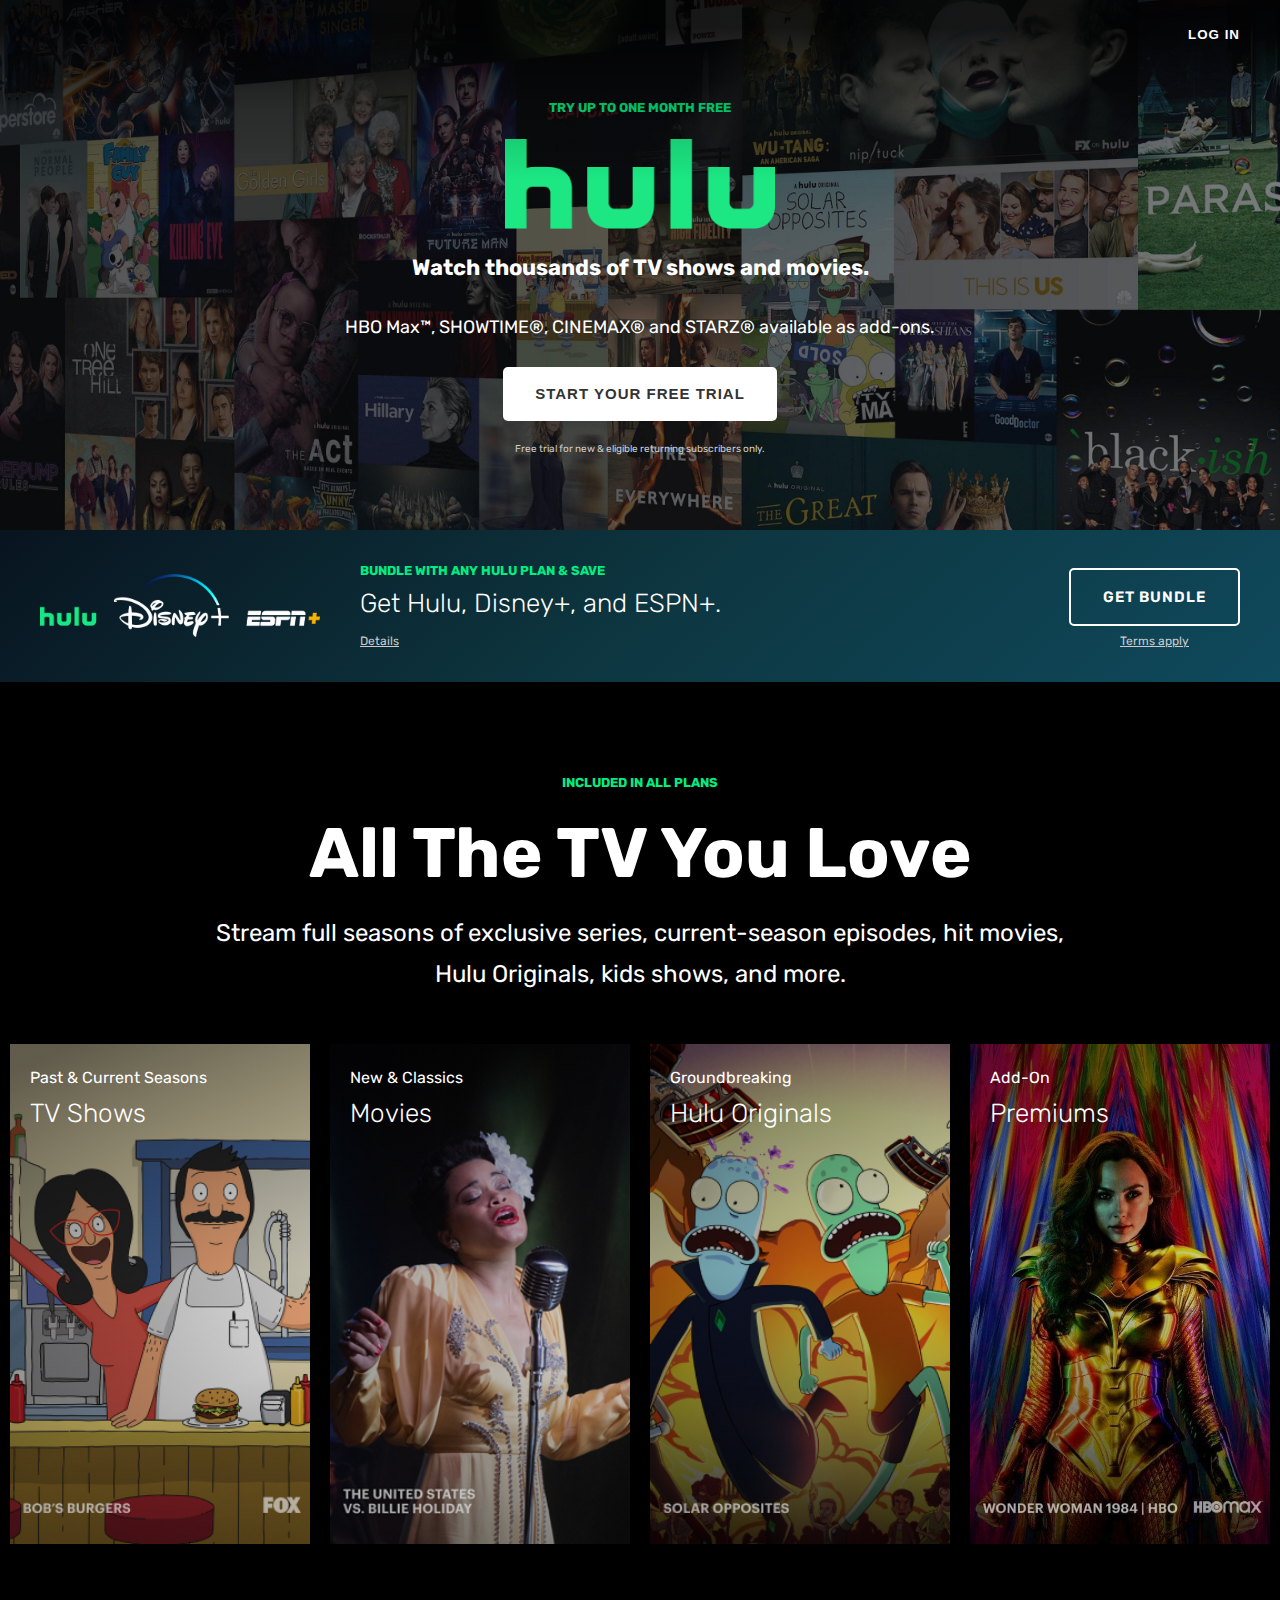
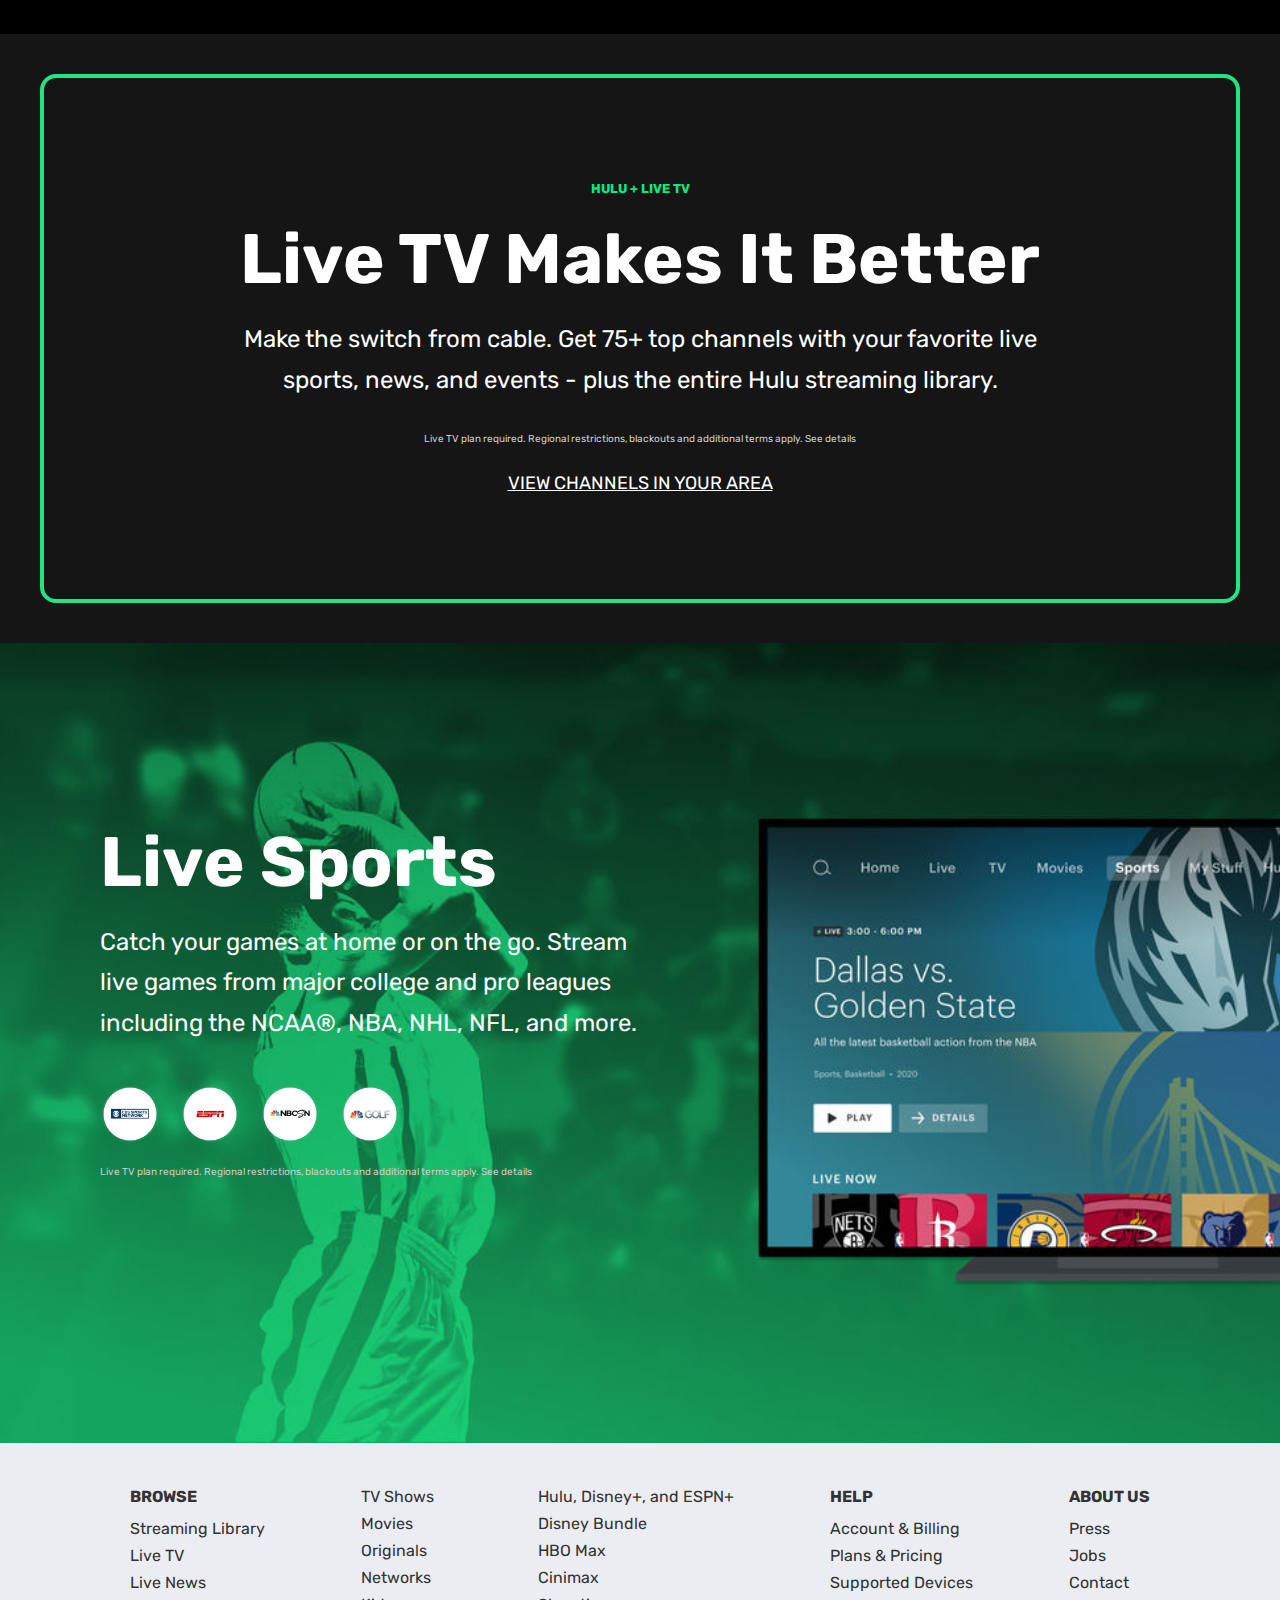
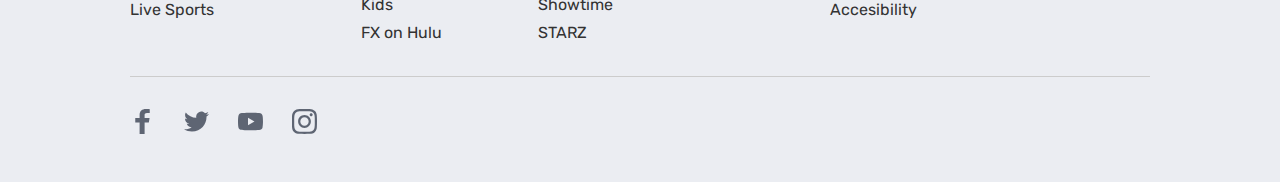
<file: index.html>
<!DOCTYPE html>
<html lang="en">
  <head>
    <meta charset="UTF-8" />
    <meta http-equiv="X-UA-Compatible" content="IE=edge" />
    <meta name="viewport" content="width=device-width, initial-scale=1.0" />
    <link rel="stylesheet" href="css/style.css" />
    <title>Stream TV and Movies Live and Online | Hulu</title>
  </head>
  <body>
    <header class="header">
      <nav>
        <ul>
          <li>
            <button class="login-btn">Log In</button>
          </li>
        </ul>
      </nav>

      <div class="header-content">
        <h4>Try up to one month free</h4>
        <img src="img/logo.png" alt="Hulu" class="logo" />
        <div class="header-text-1">Watch thousands of TV shows and movies.</div>
        <div class="header-text-2">
          HBO Max™, SHOWTIME®, CINEMAX® and STARZ® available as add-ons.
        </div>
        <button class="btn btn-cta">Start Your Free Trial</button>
        <div class="legal-text">
          Free trial for new & eligible returning subscribers only.
        </div>
      </div>
    </header>

    <section class="sub-header">
      <img src="img/logos.png" alt="" />
      <div>
        <h4>Bundle with any Hulu plan & save</h4>
        <h3>Get Hulu, Disney+, and ESPN+.</h3>
        <a href="#" class="sub-link">Details</a>
      </div>
      <div>
        <a href="#" class="btn btn-outline">Get Bundle</a>
        <a href="#" class="sub-link">Terms apply</a>
      </div>
    </section>

    <section class="categories">
      <h4>Included in all plans</h4>
      <div class="text-xl">All The TV You Love</div>
      <div class="sub-text">
        Stream full seasons of exclusive series, current-season episodes, hit
        movies, Hulu Originals, kids shows, and more.
      </div>

      <div class="covers">
        <div class="cover-1">
          <div class="cover-grad"></div>
          <div class="cover-text">
            <div class="sub-title">Past & Current Seasons</div>
            <h3>TV Shows</h3>
          </div>
        </div>
        <div class="cover-2">
          <div class="cover-grad"></div>
          <div class="cover-text">
            <div class="sub-title">New & Classics</div>
            <h3>Movies</h3>
          </div>
        </div>
        <div class="cover-3">
          <div class="cover-grad"></div>
          <div class="cover-text">
            <div class="sub-title">Groundbreaking</div>
            <h3>Hulu Originals</h3>
          </div>
        </div>
        <div class="cover-4">
          <div class="cover-grad"></div>
          <div class="cover-text">
            <div class="sub-title">Add-On</div>
            <h3>Premiums</h3>
          </div>
        </div>
      </div>
    </section>

    <section class="live">
      <div class="live-border">
        <h4>Hulu + Live TV</h4>
        <div class="text-xl">Live TV Makes It Better</div>
        <div class="sub-text">
          Make the switch from cable. Get 75+ top channels with your favorite
          live sports, news, and events - plus the entire Hulu streaming
          library.
        </div>
        <div class="legal-text">
          Live TV plan required. Regional restrictions, blackouts and additional
          terms apply. See details
        </div>
        <a href="#">View Channels in Your Area</a>
      </div>
    </section>

    <section class="live-sports">
      <div class="live-sports-content">
        <div class="text-xl">Live Sports</div>
        <div class="sub-text">
          Catch your games at home or on the go. Stream live games from major
          college and pro leagues including the NCAA®, NBA, NHL, NFL, and more.
        </div>

        <div class="live-sports-logos">
          <div>
            <img src="img/live-sports-logo-1.png" alt="" />
          </div>
          <div>
            <img src="img/live-sports-logo-2.png" alt="" />
          </div>
          <div>
            <img src="img/live-sports-logo-3.svg" alt="" />
          </div>
          <div>
            <img src="img/live-sports-logo-4.png" alt="" />
          </div>
        </div>

        <div class="legal-text">
          Live TV plan required. Regional restrictions, blackouts and additional
          terms apply. See details
        </div>
      </div>
    </section>

    <footer class="footer">
      <div class="footer-container">
        <div class="footer-lists">
          <ul>
            <li class="list-head">BROWSE</li>
            <li><a href="#">Streaming Library</a></li>
            <li><a href="#">Live TV</a></li>
            <li><a href="#">Live News</a></li>
            <li><a href="#">Live Sports</a></li>
          </ul>
          <ul>
            <li><a href="#">TV Shows</a></li>
            <li><a href="#">Movies</a></li>
            <li><a href="#">Originals</a></li>
            <li><a href="#">Networks</a></li>
            <li><a href="#">Kids</a></li>
            <li><a href="#">FX on Hulu</a></li>
          </ul>
          <ul>
            <li><a href="#">Hulu, Disney+, and ESPN+</a></li>
            <li><a href="#">Disney Bundle</a></li>
            <li><a href="#">HBO Max</a></li>
            <li><a href="#">Cinimax</a></li>
            <li><a href="#">Showtime</a></li>
            <li><a href="#">STARZ</a></li>
          </ul>
          <ul>
            <li class="list-head">HELP</li>
            <li><a href="#">Account & Billing</a></li>
            <li><a href="#">Plans & Pricing</a></li>
            <li><a href="#">Supported Devices</a></li>
            <li><a href="#">Accesibility</a></li>
          </ul>
          <ul>
            <li class="list-head">ABOUT US</li>
            <li><a href="#">Press</a></li>
            <li><a href="#">Jobs</a></li>
            <li><a href="#">Contact</a></li>
          </ul>
        </div>
        <div class="divider"></div>

        <div class="social-icons">
          <a href="#"><img src="img/facebook.svg" alt="" /></a>
          <a href="#"><img src="img/twitter.svg" alt="" /></a>
          <a href="#"><img src="img/youtube.svg" alt="" /></a>
          <a href="#"><img src="img/instagram.svg" alt="" /></a>
        </div>
      </div>
    </footer>

    <div class="modal">
      <div class="modal-box">
        <div class="modal-body">
          <h3>Log In</h3>
          <form>
            <div class="form-control">
              <label for="email">Email</label>
              <input type="email" id="email" />
            </div>
            <div class="form-control">
              <label for="password">Password</label>
              <input type="password" id="password" />
            </div>
            <p><a href="#">Forgot your email or password</a></p>
            <button class="btn btn-dark">Log In</button>
          </form>
        </div>
        <div class="modal-footer">
          <p>Don't have an account? <a href="#">Start your free trial</a></p>
        </div>
        <img class="close" src="img/close.svg" alt="close" />
      </div>
    </div>

    <script src="js/main.js"></script>
  </body>
</html>
</file>
<file: css/style.css>
@import url('https://fonts.googleapis.com/css2?family=Rubik:wght@300;400;600;700&display=swap');

* {
  box-sizing: border-box;
  margin: 0;
  padding: 0;
}

html,
body {
  font-family: 'Rubik', sans-serif;
  background: #000;
  color: #fff;
  line-height: 1.7;
  overflow-x: hidden;
}

a {
  color: #fff;
  text-decoration: none;
}

a:hover {
  color: #ccc;
}

ul {
  list-style-type: none;
}

img {
  width: 100%;
}

h3 {
  font-size: 26px;
  font-weight: 300;
}

h4 {
  color: #00ed82;
  font-size: 13px;
  text-transform: uppercase;
}

.btn {
  display: inline-block;
  background: #fff;
  color: #333;
  min-width: 135px;
  padding: 20px 32px;
  font-size: 15px;
  font-weight: 600;
  line-height: 14px;
  border: none;
  border-radius: 5px;
  letter-spacing: 1px;
  cursor: pointer;
  text-transform: uppercase;
}

.btn-cta:hover {
  opacity: 0.8;
}

.btn-outline {
  background: none;
  color: #fff;
  border: 2px solid #fff;
}

.btn-outline:hover {
  color: #fff;
  border-color: #ccc;
}

.btn-dark {
  background: #000;
  color: #fff;
}

.legal-text {
  font-size: 10px;
  color: #ccc;
  margin-top: 20px;
}

.sub-link {
  display: block;
  color: #ccc;
  font-size: 12px;
  margin-top: 5px;
  text-decoration: underline;
}

.text-xl {
  font-size: 70px;
  font-weight: bold;
}

.sub-text {
  max-width: 850px;
  margin-bottom: 10px;
  font-size: 24px;
}

/* Header */
.header {
  height: 530px;
  background: url(../img/header.jpg) no-repeat center center / cover;
}

.header nav {
  display: flex;
  justify-content: flex-end;
  padding: 20px 40px;
  z-index: 2;
  position: relative;
}

.header nav .login-btn {
  cursor: pointer;
  background: none;
  border: none;
  color: #fff;
  font-weight: bold;
  text-transform: uppercase;
  letter-spacing: 1px;
}

.header .logo {
  width: 270px;
  margin: 20px 0;
}

.header .header-content {
  display: flex;
  flex-direction: column;
  justify-content: flex-start;
  align-items: center;
  margin-top: 30px;
}

.header .header-text-1 {
  font-size: 22px;
  font-weight: bold;
}

.header .header-text-2 {
  font-size: 18px;
  margin: 25px 0;
}

.header::after {
  content: '';
  position: absolute;
  top: 0;
  left: 0;
  width: 100%;
  height: 180px;
  z-index: 1;
  background: linear-gradient(
    180deg,
    rgba(0, 0, 0, 0.76) 15.54%,
    rgba(0, 0, 0, 0.192) 60.23%,
    rgba(0, 0, 0, 8e-5) 100%
  );
}

/* Sub Header */
.sub-header {
  display: grid;
  grid-template-columns: 2fr 4fr 2fr;
  gap: 40px;
  align-items: center;
  padding: 30px 40px;
  background: linear-gradient(
    318.68deg,
    #0f495c 0%,
    #0d3640 49.72%,
    #08141f 100%
  );
}

.sub-header > div:last-of-type {
  justify-self: end;
  align-self: end;
}

.sub-header > div:last-of-type .sub-link {
  text-align: center;
}

/* Categories */
.categories {
  display: flex;
  flex-direction: column;
  align-items: center;
  justify-content: center;
  text-align: center;
  padding: 90px 40px;
}

.categories .covers {
  display: grid;
  grid-template-columns: repeat(4, 1fr);
  gap: 20px;
  margin-top: 40px;
}

.categories .covers > div {
  height: 500px;
  width: 300px;
  position: relative;
}

.categories .cover-grad {
  position: absolute;
  top: 0;
  left: 0;
  width: 100%;
  height: 100%;
  background: linear-gradient(
      156.82deg,
      rgba(0, 0, 0, 0.6) 4.58%,
      rgba(0, 0, 0, 0) 69.61%
    ),
    linear-gradient(24.5deg, rgba(0, 0, 0, 0.2) 4.71%, rgba(0, 0, 0, 0) 71.49%);
}

.categories .cover-text {
  position: absolute;
  top: 20px;
  left: 20px;
  text-align: left;
}

.categories .cover-1 {
  background: url('../img/cover-1.jpg') no-repeat center center / cover;
}
.categories .cover-2 {
  background: url('../img/cover-2.jpg') no-repeat center center / cover;
}
.categories .cover-3 {
  background: url('../img/cover-3.jpg') no-repeat center center / cover;
}
.categories .cover-4 {
  background: url('../img/cover-4.jpg') no-repeat center center / cover;
}

/* Live */
.live {
  background: #151516;
  padding: 40px;
}

.live-border {
  border: 4px solid #1ce783;
  border-radius: 16px;
  padding: 100px;
  display: flex;
  flex-direction: column;
  align-items: center;
  justify-content: center;
  text-align: center;
}

.live a {
  text-transform: uppercase;
  font-size: 18px;
  margin-top: 20px;
  text-decoration: underline;
}

/* Live Sports */
.live-sports {
  background: url('../img/live-sports.jpg') no-repeat center center / cover;
  height: 800px;
  position: relative;
}

.live-sports-content {
  position: absolute;
  top: 160px;
  left: 100px;
  max-width: 550px;
}

.live-sports-logos {
  width: 300px;
  margin-top: 40px;
  display: flex;
  align-items: center;
  justify-content: space-between;
}

.live-sports-logos > div {
  background: url('../img/network-logo-bg.png') no-repeat center center / cover;
  height: 60px;
  width: 60px;
  display: flex;
  justify-content: center;
  align-items: center;
}

.live-sports-logos img {
  width: 40px;
}

/* Footer */
.footer {
  background: #ebedf2;
  color: #333;
}

.footer a {
  color: #333;
}

.footer-container {
  max-width: 1100px;
  margin: auto;
  padding: 40px;
}

.footer-lists {
  display: flex;
  justify-content: space-between;
}

.footer-lists .list-head {
  text-transform: uppercase;
  font-weight: bold;
  margin-bottom: 5px;
}

.divider {
  width: 100%;
  height: 3px;
  border-top: 1px #ccc solid;
  margin: 30px 0;
}

.social-icons img {
  width: 25px;
  height: 25px;
  margin-right: 25px;
}

/* Modal */
.modal {
  display: none;
  position: fixed;
  top: 0;
  left: 0;
  z-index: 1;
  height: 100%;
  width: 100%;
  background: rgba(0, 0, 0, 0.5);
}

.modal-box {
  margin: 10% auto;
  width: 400px;
  background: #fff;
  color: #333;
  position: relative;
  animation: modalopen 1s;
}

@keyframes modalopen {
  from {
    opacity: 0;
  }

  to {
    opacity: 1;
  }
}

.modal-body {
  padding: 50px;
}

.modal-body h3 {
  font-weight: bold;
}

.modal-body .btn {
  width: 100%;
  margin-top: 30px;
}

.modal .close {
  cursor: pointer;
  height: 23px;
  width: 23px;
  position: absolute;
  top: 20px;
  right: 20px;
}

.modal .modal-footer {
  background: #f7f7f9;
  color: #333;
  padding: 20px 0;
  border-top: #eee 1px solid;
  text-align: center;
}

.modal .modal-footer a {
  color: steelblue;
}

/* Form */
.form-control {
  margin: 20px 0;
}

.form-control label {
  display: block;
  text-transform: uppercase;
}

.form-control input {
  width: 100%;
  border: 2px #ccc solid;
  border-radius: 5px;
  height: 50px;
  padding: 5px;
}

/* Media Queries */
@media (max-width: 1100px) {
  .categories .covers {
    grid-template-columns: 1fr 1fr;
  }
}

@media (max-width: 768px) {
  .header .logo {
    width: 200px;
  }

  .header .header-content {
    text-align: center;
    padding: 0 20px;
  }

  .header .header-text-1 {
    margin-bottom: 40px;
  }

  .header .header-text-2 {
    display: none;
  }

  .sub-header {
    grid-template-columns: 1fr;
    text-align: center;
    gap: 20px;
  }

  .sub-header img {
    width: 250px;
    margin: auto;
  }

  .sub-header > div:last-of-type {
    justify-self: center;
    align-self: center;
  }

  .text-xl {
    line-height: 1.3;
    font-size: 40px;
  }

  .sub-text {
    font-size: 20px;
  }

  .categories .covers {
    grid-template-columns: 1fr;
  }

  .live-border {
    padding: 30px 10px;
  }

  .live-sports {
    background: url('../img/live-sports-small.jpg') no-repeat center center /
      cover;
  }

  .live-sports-content {
    top: 30px;
    left: 30px;
    margin-top: 60px;
  }

  .footer-lists {
    flex-direction: column;
  }

  .modal .modal-box {
    width: 350px;
  }
}
</file>
